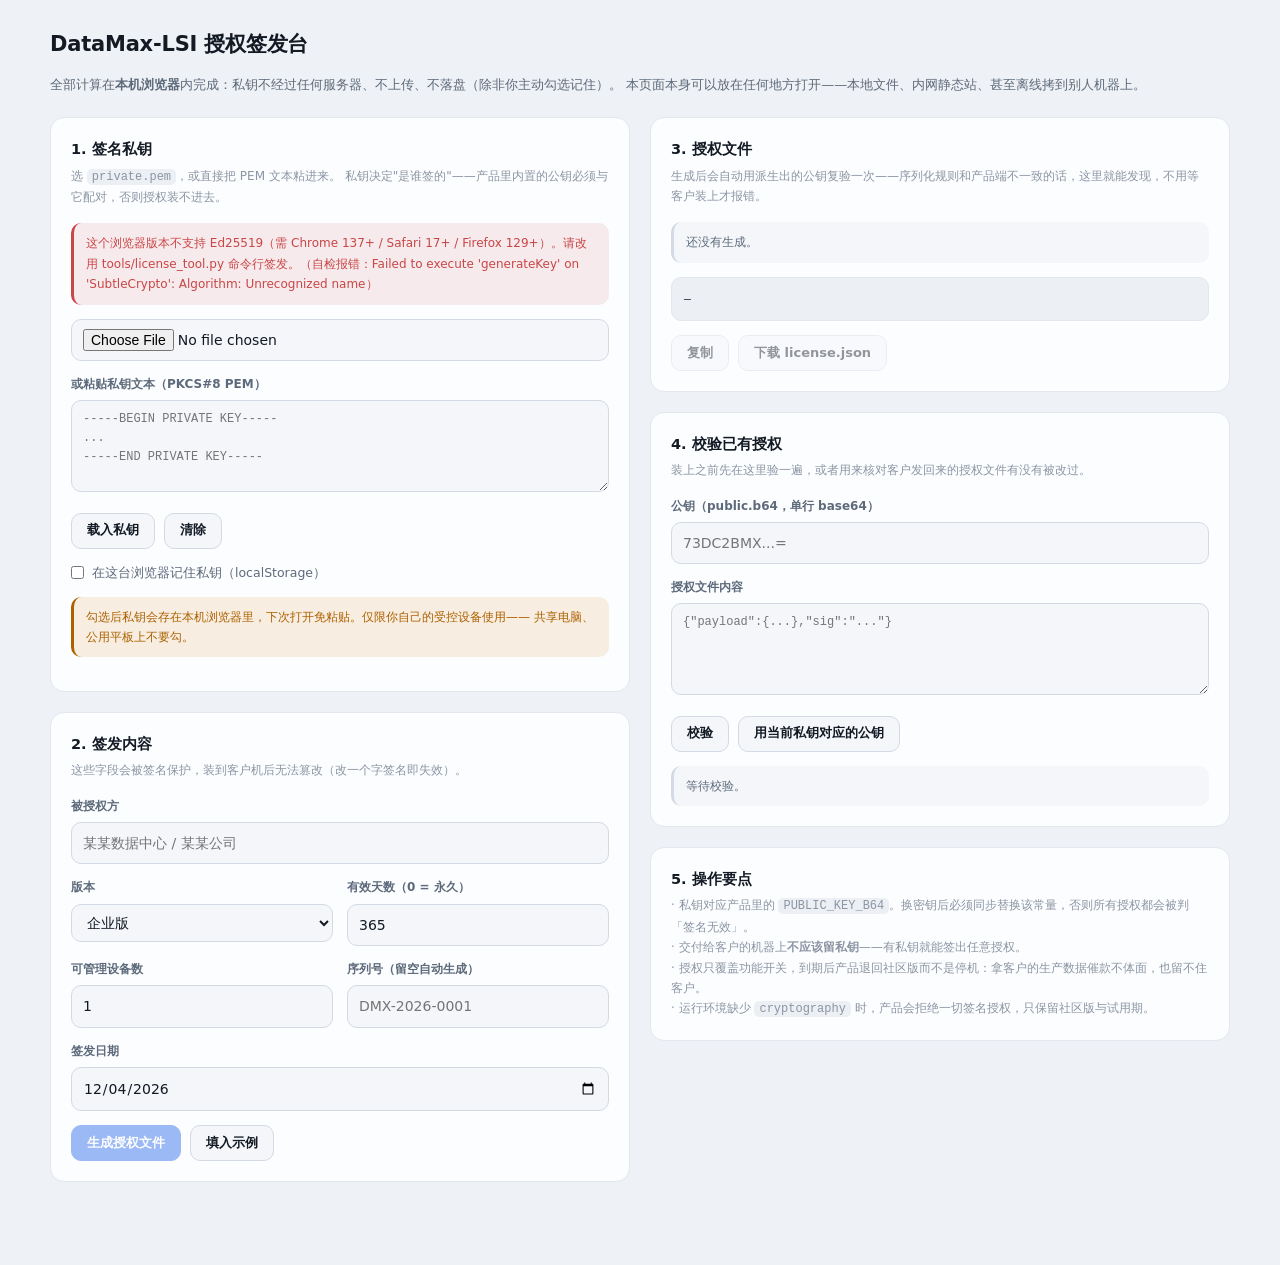
<file: tools/license-signer.html>
<!DOCTYPE html>
<html lang="zh-CN">
<head>
<meta charset="UTF-8" />
<meta name="viewport" content="width=device-width, initial-scale=1" />
<title>DataMax-LSI 授权签发台</title>
<style>
  :root {
    color-scheme: light dark;
    --canvas: #eef1f5; --surface: #fcfdff; --surface-2: #f4f6fa; --surface-3: #eceff4;
    --ink: #131a24; --ink-soft: #5d6a7b; --ink-faint: #8b95a3;
    --border: #e2e7ee; --border-strong: #d3dae4;
    --primary: #2767e8; --primary-soft: rgba(39,103,232,.11);
    --ok: #14805d; --ok-bg: rgba(20,128,93,.1);
    --warn: #ad6100; --warn-bg: rgba(209,120,0,.12);
    --crit: #c84646; --crit-bg: rgba(200,70,70,.1);
    --mono: ui-monospace, SFMono-Regular, Menlo, Consolas, monospace;
  }
  @media (prefers-color-scheme: dark) {
    :root {
      --canvas: #0a0d12; --surface: #0f141b; --surface-2: #141b24; --surface-3: #1a222d;
      --ink: #e9edf3; --ink-soft: #9aa5b2; --ink-faint: #677384;
      --border: #1d2631; --border-strong: #2b3644;
      --primary: #4f8cff; --primary-soft: rgba(79,140,255,.14);
      --ok: #35c48b; --ok-bg: rgba(53,196,139,.12);
      --warn: #f0a24a; --warn-bg: rgba(240,162,74,.12);
      --crit: #ef7a7a; --crit-bg: rgba(239,122,122,.12);
    }
  }
  * { box-sizing: border-box; }
  body {
    margin: 0; padding: 28px 20px 64px;
    font: 400 14px/1.6 -apple-system, BlinkMacSystemFont, "PingFang SC", "Microsoft YaHei", system-ui, sans-serif;
    background: var(--canvas); color: var(--ink);
    -webkit-font-smoothing: antialiased;
  }
  .wrap { max-width: 1180px; margin: 0 auto; }
  header { margin-bottom: 22px; }
  h1 { margin: 0 0 6px; font-size: 21px; letter-spacing: -.01em; }
  .sub { color: var(--ink-soft); font-size: 13px; }
  .cols { display: grid; grid-template-columns: minmax(0,1fr) minmax(0,1fr); gap: 20px; align-items: start; }
  @media (max-width: 980px) { .cols { grid-template-columns: 1fr; } }
  .card {
    background: var(--surface); border: 1px solid var(--border);
    border-radius: 14px; padding: 20px; margin-bottom: 20px;
  }
  .card h2 { margin: 0 0 4px; font-size: 14.5px; }
  .card .hint { margin: 0 0 16px; font-size: 12px; color: var(--ink-faint); line-height: 1.7; }
  label { display: block; font-size: 12px; font-weight: 600; color: var(--ink-soft); margin: 0 0 6px; }
  input, select, textarea {
    width: 100%; font: inherit; color: inherit;
    background: var(--surface-2); border: 1px solid var(--border-strong);
    border-radius: 10px; padding: 9px 11px; margin-bottom: 14px;
  }
  input:focus, select:focus, textarea:focus { outline: none; border-color: var(--primary); box-shadow: 0 0 0 3px var(--primary-soft); }
  textarea { font-family: var(--mono); font-size: 12px; min-height: 92px; resize: vertical; }
  .row { display: grid; grid-template-columns: 1fr 1fr; gap: 0 14px; }
  .btn {
    display: inline-flex; align-items: center; justify-content: center; gap: 7px;
    height: 36px; padding: 0 15px; font: inherit; font-size: 13px; font-weight: 600;
    color: var(--ink); background: var(--surface-2);
    border: 1px solid var(--border-strong); border-radius: 10px; cursor: pointer;
    transition: background .16s, border-color .16s, transform .16s;
  }
  .btn:hover { background: var(--surface-3); }
  .btn:active { transform: scale(.98); }
  .btn.primary { background: var(--primary); border-color: var(--primary); color: #fff; }
  .btn.primary:hover { filter: brightness(1.07); }
  .btn:disabled { opacity: .45; cursor: not-allowed; }
  .btns { display: flex; flex-wrap: wrap; gap: 9px; }
  .note {
    font-size: 12px; line-height: 1.7; border-radius: 10px; padding: 10px 12px; margin-bottom: 14px;
    background: var(--surface-2); color: var(--ink-soft); border-left: 3px solid var(--border-strong);
  }
  .note.warn { background: var(--warn-bg); border-left-color: var(--warn); color: var(--warn); }
  .note.ok { background: var(--ok-bg); border-left-color: var(--ok); color: var(--ok); }
  .note.crit { background: var(--crit-bg); border-left-color: var(--crit); color: var(--crit); }
  .fp {
    font-family: var(--mono); font-size: 11.5px; word-break: break-all;
    background: var(--surface-2); border: 1px solid var(--border);
    border-radius: 8px; padding: 8px 10px; margin-bottom: 14px; color: var(--ink-soft);
  }
  .fp b { color: var(--ink); }
  .kv { display: grid; grid-template-columns: auto 1fr; gap: 5px 12px; font-size: 12.5px; }
  .kv dt { color: var(--ink-faint); }
  .kv dd { margin: 0; font-family: var(--mono); }
  .chk { display: flex; align-items: center; gap: 8px; font-size: 12.5px; font-weight: 400; color: var(--ink-soft); margin-bottom: 14px; }
  .chk input { width: auto; margin: 0; }
  .out { font-family: var(--mono); font-size: 11.5px; white-space: pre-wrap; word-break: break-all;
    background: var(--surface-3); border: 1px solid var(--border); border-radius: 10px;
    padding: 12px; max-height: 320px; overflow: auto; margin-bottom: 14px; }
  .muted { color: var(--ink-faint); }
  code { font-family: var(--mono); font-size: 12px; background: var(--surface-3); padding: 1px 5px; border-radius: 5px; }
</style>
</head>
<body>
<div class="wrap">
  <header>
    <h1>DataMax-LSI 授权签发台</h1>
    <p class="sub">
      全部计算在<strong>本机浏览器</strong>内完成：私钥不经过任何服务器、不上传、不落盘（除非你主动勾选记住）。
      本页面本身可以放在任何地方打开——本地文件、内网静态站、甚至离线拷到别人机器上。
    </p>
  </header>

  <div class="cols">
    <!-- 左栏：密钥 + 签发 -->
    <div>
      <div class="card">
        <h2>1. 签名私钥</h2>
        <p class="hint">
          选 <code>private.pem</code>，或直接把 PEM 文本粘进来。
          私钥决定"是谁签的"——产品里内置的公钥必须与它配对，否则授权装不进去。
        </p>
        <div id="keyStatus" class="note">尚未载入私钥。</div>
        <div id="keyFp"></div>
        <input type="file" id="keyFile" accept=".pem,.key,text/plain" />
        <label for="keyText">或粘贴私钥文本（PKCS#8 PEM）</label>
        <textarea id="keyText" placeholder="-----BEGIN PRIVATE KEY-----&#10;...&#10;-----END PRIVATE KEY-----"></textarea>
        <div class="btns">
          <button class="btn" id="btnLoadKey">载入私钥</button>
          <button class="btn" id="btnClearKey">清除</button>
        </div>
        <label class="chk" style="margin-top:14px">
          <input type="checkbox" id="rememberKey" />
          <span>在这台浏览器记住私钥（localStorage）</span>
        </label>
        <div class="note warn">
          勾选后私钥会存在本机浏览器里，下次打开免粘贴。仅限你自己的受控设备使用——
          共享电脑、公用平板上不要勾。
        </div>
      </div>

      <div class="card">
        <h2>2. 签发内容</h2>
        <p class="hint">这些字段会被签名保护，装到客户机后无法篡改（改一个字签名即失效）。</p>
        <label for="licensee">被授权方</label>
        <input id="licensee" placeholder="某某数据中心 / 某某公司" />
        <div class="row">
          <div>
            <label for="edition">版本</label>
            <select id="edition">
              <option value="community">社区版</option>
              <option value="pro">专业版</option>
              <option value="enterprise" selected>企业版</option>
            </select>
          </div>
          <div>
            <label for="days">有效天数（0 = 永久）</label>
            <input id="days" type="number" min="0" value="365" />
          </div>
        </div>
        <div class="row">
          <div>
            <label for="seats">可管理设备数</label>
            <input id="seats" type="number" min="1" value="1" />
          </div>
          <div>
            <label for="serial">序列号（留空自动生成）</label>
            <input id="serial" placeholder="DMX-2026-0001" />
          </div>
        </div>
        <label for="issued">签发日期</label>
        <input id="issued" type="date" />
        <div class="btns">
          <button class="btn primary" id="btnIssue" disabled>生成授权文件</button>
          <button class="btn" id="btnFillDemo">填入示例</button>
        </div>
      </div>
    </div>

    <!-- 右栏：结果 + 校验 -->
    <div>
      <div class="card">
        <h2>3. 授权文件</h2>
        <p class="hint">生成后会自动用派生出的公钥复验一次——序列化规则和产品端不一致的话，这里就能发现，不用等客户装上才报错。</p>
        <div id="issueStatus" class="note">还没有生成。</div>
        <div id="outMeta"></div>
        <div class="out" id="outJson">—</div>
        <div class="btns">
          <button class="btn" id="btnCopy" disabled>复制</button>
          <button class="btn" id="btnDownload" disabled>下载 license.json</button>
        </div>
      </div>

      <div class="card">
        <h2>4. 校验已有授权</h2>
        <p class="hint">装上之前先在这里验一遍，或者用来核对客户发回来的授权文件有没有被改过。</p>
        <label for="verifyPub">公钥（public.b64，单行 base64）</label>
        <input id="verifyPub" placeholder="73DC2BMX...=" />
        <label for="verifyDoc">授权文件内容</label>
        <textarea id="verifyDoc" placeholder='{"payload":{...},"sig":"..."}'></textarea>
        <div class="btns">
          <button class="btn" id="btnVerify">校验</button>
          <button class="btn" id="btnUseOwnPub">用当前私钥对应的公钥</button>
        </div>
        <div id="verifyStatus" class="note" style="margin-top:14px; margin-bottom:0">等待校验。</div>
      </div>

      <div class="card">
        <h2>5. 操作要点</h2>
        <p class="hint" style="margin:0">
          · 私钥对应产品里的 <code>PUBLIC_KEY_B64</code>。换密钥后必须同步替换该常量，否则所有授权都会被判「签名无效」。<br />
          · 交付给客户的机器上<strong>不应该留私钥</strong>——有私钥就能签出任意授权。<br />
          · 授权只覆盖功能开关，到期后产品退回社区版而不是停机：拿客户的生产数据催款不体面，也留不住客户。<br />
          · 运行环境缺少 <code>cryptography</code> 时，产品会拒绝一切签名授权，只保留社区版与试用期。
        </p>
      </div>
    </div>
  </div>
</div>

<script>
/* 签发逻辑全部在浏览器里跑，用的是 WebCrypto 的原生 Ed25519。
   不引入任何第三方库：这是签发私钥的地方，多一个依赖就多一份"它到底
   有没有把密钥送出去"的疑问，而这份疑问没法向自己证明。 */

const $ = (s) => document.querySelector(s);
const b64ToBytes = (b64) => {
  const bin = atob(b64.replace(/\s+/g, ''));
  const out = new Uint8Array(bin.length);
  for (let i = 0; i < bin.length; i++) out[i] = bin.charCodeAt(i);
  return out;
};
const bytesToB64 = (bytes) => {
  let s = '';
  for (const b of bytes) s += String.fromCharCode(b);
  return btoa(s);
};
const b64urlToB64 = (u) => u.replace(/-/g, '+').replace(/_/g, '/').padEnd(Math.ceil(u.length / 4) * 4, '=');
const b64ToB64url = (b) => b.replace(/\+/g, '-').replace(/\//g, '_').replace(/=+$/, '');

/* 从 PEM 里抠出 DER。头尾行、空行、缩进都要能容忍——
   从邮件里复制出来的 PEM 常常带这些。 */
function pemToDer(pem) {
  const m = pem.match(/-----BEGIN [^-]+-----([\s\S]*?)-----END [^-]+-----/);
  const body = m ? m[1] : pem;
  const clean = body.replace(/[\s\r\n]+/g, '');
  if (!clean) throw new Error('没有找到 PEM 内容');
  return b64ToBytes(clean);
}

/* 与 Python 端 json.dumps(..., sort_keys=True, separators=(",",":"), ensure_ascii=False)
   严格等价。签名是对"字节"做的，两端序列化规则只要差一点，
   签出来的东西产品就验不过——这是这类手工实现最容易翻车的地方。 */
function canonical(v) {
  if (v === null || typeof v !== 'object') return JSON.stringify(v);
  if (Array.isArray(v)) return '[' + v.map(canonical).join(',') + ']';
  return '{' + Object.keys(v).sort()
    .map((k) => JSON.stringify(k) + ':' + canonical(v[k])).join(',') + '}';
}

/* 浏览器只在"安全上下文"里提供 crypto.subtle：https、localhost、以及
   file:// 都算，而 http://192.168.x.x 这类不算。所以用内网地址直接打开
   这个页面时加密接口一定是缺的——这是浏览器策略，不是页面写错了。
   两种情况的处置完全不同，提示必须分开说，否则人会去怀疑浏览器版本。 */
const SECURE = (() => {
  try { return !!(window.isSecureContext && window.crypto && crypto.subtle); }
  catch (e) { return false; }
})();

const INSECURE_NOTE =
  '当前页面不是安全上下文，浏览器停用了网页加密接口（crypto.subtle）。'
  + '把本文件下载到本地、双击打开（file:// 方式）即可正常签发，或改用 HTTPS 访问。'
  + '用 http:// + 内网 IP 打开时浏览器一定会拦——这是浏览器策略，不是页面坏了。';

const OLD_BROWSER_NOTE =
  '这个浏览器版本不支持 Ed25519（需 Chrome 137+ / Safari 17+ / Firefox 129+）。'
  + '请改用 tools/license_tool.py 命令行签发。';

let privKey = null;      // CryptoKey
let pubB64 = '';         // 由私钥派生出的公钥（与产品内置常量同格式）
let licenseJson = '';    // 最近一次生成的授权文件

function setNote(el, text, kind) {
  el.className = 'note' + (kind ? ' ' + kind : '');
  el.textContent = text;
}

/* http 下用不了加密接口时，顺手把文件本身给出去——本地双击打开就能用，
   不用再去服务器目录里翻这个 HTML。两处 !SECURE 分支都要调，放在一个
   函数里，免得将来只加了一处。 */
function offerSelfDownload() {
  if ($('#btnSelfDownload')) return;
  const wrap = document.createElement('div');
  wrap.className = 'btns';
  wrap.style.marginBottom = '14px';
  wrap.innerHTML = '<button class="btn primary" id="btnSelfDownload">把签发台下载到本地</button>';
  $('#keyStatus').insertAdjacentElement('afterend', wrap);
  $('#btnSelfDownload').addEventListener('click', () => {
    const html = '<!DOCTYPE html>\n' + document.documentElement.outerHTML;
    const blob = new Blob([html], { type: 'text/html' });
    const a = document.createElement('a');
    a.href = URL.createObjectURL(blob);
    a.download = 'license-signer.html';
    a.click();
    URL.revokeObjectURL(a.href);
  });
}

async function loadPrivateKey(pem) {
  const der = pemToDer(pem);
  // extractable=true 只为读出公钥部分做指纹；密钥本身依然只在本页内存里。
  const key = await crypto.subtle.importKey('pkcs8', der, { name: 'Ed25519' }, true, ['sign']);
  privKey = key;
  const jwk = await crypto.subtle.exportKey('jwk', key);
  if (!jwk || !jwk.x) throw new Error('无法从私钥导出公钥部分');
  pubB64 = b64urlToB64(jwk.x);
  return pubB64;
}

function renderKeyState() {
  if (!privKey) {
    setNote($('#keyStatus'), '尚未载入私钥。', '');
    $('#keyFp').innerHTML = '';
    $('#btnIssue').disabled = true;
    return;
  }
  setNote($('#keyStatus'), '私钥已载入，可以签发。', 'ok');
  $('#keyFp').innerHTML =
    `<div class="fp">此私钥对应的公钥（base64）：<br /><b>${pubB64}</b><br />`
    + `<span class="muted">产品里 license_mgr.py 的 PUBLIC_KEY_B64 必须与这一行完全一致，否则客户机上会判「签名无效」。</span></div>`;
  $('#btnIssue').disabled = false;
}

async function handleKey(text) {
  if (!SECURE) {
    setNote($('#keyStatus'), INSECURE_NOTE, 'warn');
    offerSelfDownload();
    return false;
  }
  try {
    await loadPrivateKey(text);
    renderKeyState();
    if ($('#rememberKey').checked) {
      try { localStorage.setItem('dmx-signer-key', text); } catch (e) { /* 隐私模式下会失败 */ }
    } else {
      try { localStorage.removeItem('dmx-signer-key'); } catch (e) {}
    }
    return true;
  } catch (e) {
    setNote($('#keyStatus'), '私钥无法解析：' + e.message, 'crit');
    privKey = null; pubB64 = '';
    renderKeyState();
    return false;
  }
}

function todayStr() {
  const d = new Date();
  const p = (n) => String(n).padStart(2, '0');
  return `${d.getFullYear()}-${p(d.getMonth() + 1)}-${p(d.getDate())}`;
}

function addDays(dateStr, days) {
  const d = new Date(dateStr + 'T00:00:00');
  d.setDate(d.getDate() + Number(days));
  const p = (n) => String(n).padStart(2, '0');
  return `${d.getFullYear()}-${p(d.getMonth() + 1)}-${p(d.getDate())}`;
}

/* 自动序列号：用签发日期 + 随机数，不用"客户名哈希"。
   后者依赖运行时哈希种子，同一个客户名两次签发会得到不同编号，
   做授权台账时对不上。 */
function autoSerial(issued) {
  const rnd = Math.floor(Math.random() * 100000);
  return `DMX-${issued.replace(/-/g, '').slice(0, 8)}-${String(rnd).padStart(5, '0')}`;
}

async function issue() {
  if (!privKey) return;
  const licensee = $('#licensee').value.trim();
  if (!licensee) {
    setNote($('#issueStatus'), '请填写被授权方——授权文件里没有主体名称，出问题时就说不清是给谁的。', 'warn');
    return;
  }
  const issued = $('#issued').value || todayStr();
  const days = Number($('#days').value || 0);
  const payload = {
    product: 'DataMax-LSI',
    licensee,
    edition: $('#edition').value,
    seats: Math.max(1, Number($('#seats').value || 1)),
    serial: $('#serial').value.trim() || autoSerial(issued),
    issued_at: issued,
    expires_at: days > 0 ? addDays(issued, days) : '',
  };
  const data = new TextEncoder().encode(canonical(payload));
  const sig = await crypto.subtle.sign({ name: 'Ed25519' }, privKey, data);
  licenseJson = JSON.stringify({ payload, sig: bytesToB64(new Uint8Array(sig)) }, null, 2);
  $('#outJson').textContent = licenseJson;
  $('#btnCopy').disabled = false;
  $('#btnDownload').disabled = false;
  $('#outMeta').innerHTML = `<dl class="kv">
    <dt>被授权方</dt><dd>${payload.licensee}</dd>
    <dt>版本</dt><dd>${payload.edition}</dd>
    <dt>设备数</dt><dd>${payload.seats}</dd>
    <dt>序列号</dt><dd>${payload.serial}</dd>
    <dt>有效期</dt><dd>${payload.expires_at || '永久'}</dd>
  </dl>`;

  // 立即用派生出的公钥复验：能挡住"序列化规则与产品端不一致"这类
  // 本地看不出来、到客户那儿才炸的问题。
  try {
    const ok = await verifyDoc({ payload, sig: bytesToB64(new Uint8Array(sig)) }, pubB64);
    setNote($('#issueStatus'), ok
      ? '已生成，并用本私钥对应的公钥复验通过。'
      : '已生成，但自检未通过——请不要发给客户，先检查序列化规则。',
      ok ? 'ok' : 'crit');
  } catch (e) {
    setNote($('#issueStatus'), '已生成，但自检报错：' + e.message, 'warn');
  }
}

async function verifyDoc(doc, pubB64Text) {
  const raw = b64ToBytes(pubB64Text);
  const key = await crypto.subtle.importKey('raw', raw, { name: 'Ed25519' }, false, ['verify']);
  const data = new TextEncoder().encode(canonical(doc.payload));
  return crypto.subtle.verify({ name: 'Ed25519' }, key, b64ToBytes(doc.sig), data);
}

async function doVerify() {
  try {
    const doc = JSON.parse($('#verifyDoc').value);
    const pub = $('#verifyPub').value.trim();
    if (!pub) { setNote($('#verifyStatus'), '请先填入公钥。', 'warn'); return; }
    const ok = await verifyDoc(doc, pub);
    if (!ok) { setNote($('#verifyStatus'), '签名无效：文件被改过，或公钥与签发私钥不配对。', 'crit'); return; }
    const exp = doc.payload && doc.payload.expires_at;
    const expired = exp ? new Date(exp + 'T23:59:59') < new Date() : false;
    const who = (doc.payload && doc.payload.licensee) || '（未署名）';
    setNote($('#verifyStatus'),
      expired ? `签名有效，但已于 ${exp} 到期（被授权方 ${who}）。` : `签名有效，被授权方 ${who}${exp ? '，有效期至 ' + exp : '，永久授权'}。`,
      expired ? 'warn' : 'ok');
  } catch (e) {
    setNote($('#verifyStatus'), '校验失败：' + e.message, 'crit');
  }
}

$('#issued').value = todayStr();

$('#btnLoadKey').addEventListener('click', () => {
  const text = $('#keyText').value.trim();
  if (!text) { setNote($('#keyStatus'), '请先选择私钥文件或粘贴私钥文本。', 'warn'); return; }
  handleKey(text);
});
$('#keyFile').addEventListener('change', async (ev) => {
  const f = ev.target.files && ev.target.files[0];
  if (!f) return;
  const text = await f.text();
  $('#keyText').value = text;
  handleKey(text);
});
$('#btnClearKey').addEventListener('click', () => {
  privKey = null; pubB64 = ''; $('#keyText').value = ''; $('#keyFile').value = '';
  try { localStorage.removeItem('dmx-signer-key'); } catch (e) {}
  renderKeyState();
});
$('#rememberKey').addEventListener('change', (ev) => {
  if (!ev.target.checked) { try { localStorage.removeItem('dmx-signer-key'); } catch (e) {} }
});
$('#btnIssue').addEventListener('click', issue);
$('#btnFillDemo').addEventListener('click', () => {
  $('#licensee').value = $('#licensee').value || '示例客户';
  $('#edition').value = 'enterprise';
  $('#days').value = 365;
  $('#seats').value = 1;
  $('#serial').value = '';
});
$('#btnCopy').addEventListener('click', async () => {
  try { await navigator.clipboard.writeText(licenseJson); setNote($('#issueStatus'), '已复制到剪贴板。', 'ok'); }
  catch (e) { setNote($('#issueStatus'), '复制失败，请手动选中文本复制。', 'warn'); }
});
$('#btnDownload').addEventListener('click', () => {
  const blob = new Blob([licenseJson], { type: 'application/json' });
  const a = document.createElement('a');
  a.href = URL.createObjectURL(blob);
  a.download = 'license.json';
  a.click();
  URL.revokeObjectURL(a.href);
});
$('#btnVerify').addEventListener('click', doVerify);
$('#btnUseOwnPub').addEventListener('click', () => {
  if (pubB64) { $('#verifyPub').value = pubB64; setNote($('#verifyStatus'), '已填入当前私钥对应的公钥。', ''); }
  else setNote($('#verifyStatus'), '还没有载入私钥。', 'warn');
});

/* 启动自检：先确认这个浏览器能不能做 Ed25519，不能就直说，
   而不是等用户填完表单点生成才报错。 */
(async () => {
  if (!SECURE) {
    setNote($('#keyStatus'), INSECURE_NOTE, 'warn');
    offerSelfDownload();
    return;
  }
  try {
    const probe = await crypto.subtle.generateKey({ name: 'Ed25519' }, true, ['sign', 'verify']);
    const sig = await crypto.subtle.sign({ name: 'Ed25519' }, probe.privateKey, new TextEncoder().encode('probe'));
    const ok = await crypto.subtle.verify({ name: 'Ed25519' }, probe.publicKey, sig, new TextEncoder().encode('probe'));
    if (!ok) throw new Error('自检未通过');
    let remembered = '';
    try { remembered = localStorage.getItem('dmx-signer-key') || ''; } catch (e) {}
    if (remembered) {
      $('#keyText').value = remembered;
      $('#rememberKey').checked = true;
      await handleKey(remembered);
    } else {
      setNote($('#keyStatus'), '环境自检通过（支持 Ed25519）。请载入签名私钥。', '');
    }
  } catch (e) {
    // 走到这里说明上下文是安全的，那就只剩浏览器版本问题
    setNote($('#keyStatus'), OLD_BROWSER_NOTE + '（自检报错：' + e.message + '）', 'crit');
  }
})();
</script>
</body>
</html>
</file>
